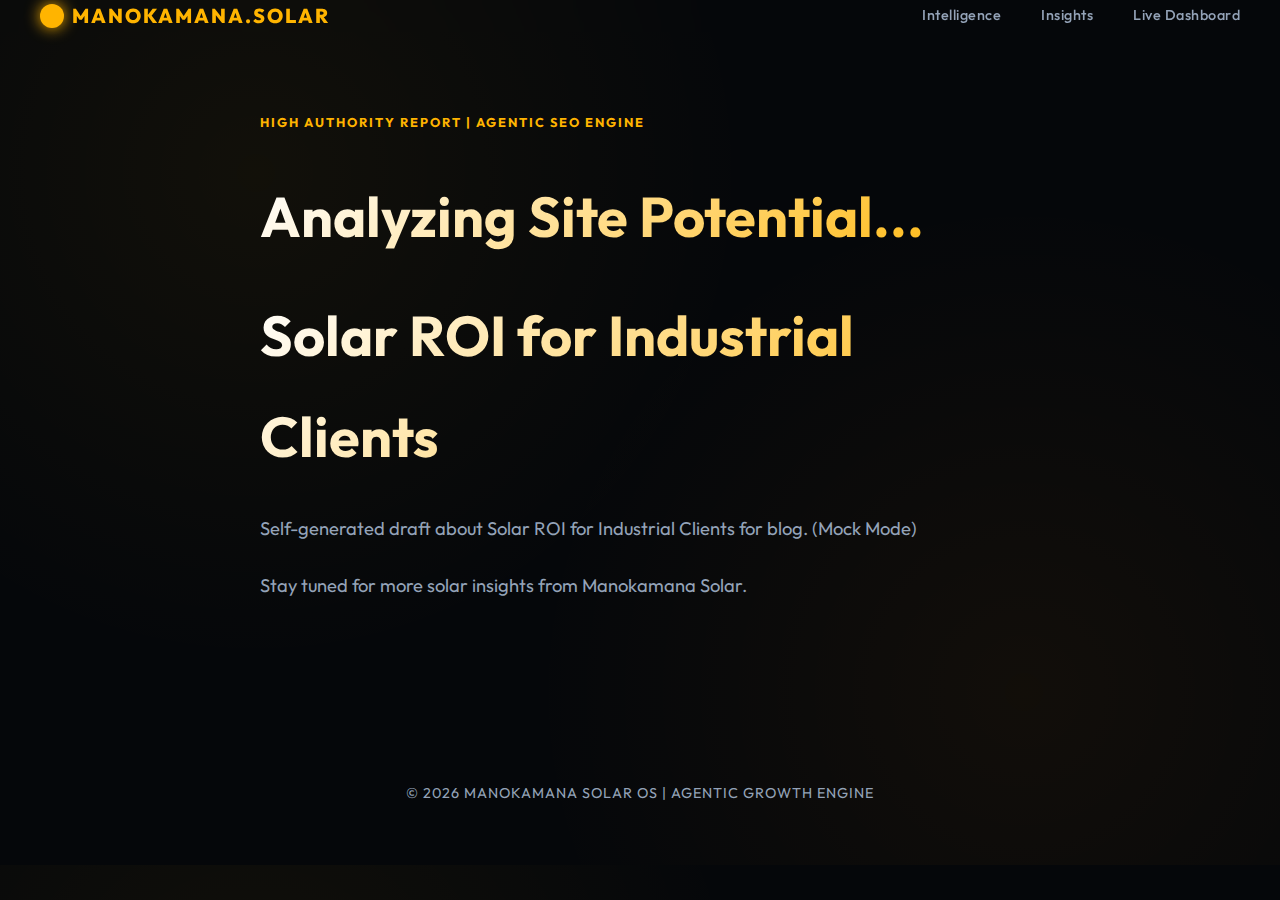
<file: public/blog.html>
<!DOCTYPE html>
<html lang="en">

<head>
    <meta charset="UTF-8">
    <meta name="viewport" content="width=device-width, initial-scale=1.0">
    <title>Intelligence Report | Manokamana Solar</title>
    <link rel="preconnect" href="https://fonts.googleapis.com">
    <link rel="preconnect" href="https://fonts.gstatic.com" crossorigin>
    <link href="https://fonts.googleapis.com/css2?family=Outfit:wght@400;500;700;800&display=swap" rel="stylesheet">
    <link rel="stylesheet" href="style.css">
    <style>
        .blog-content {
            max-width: 800px;
            margin: 80px auto;
            padding: 0 20px;
        }

        .blog-content h1 {
            font-size: 3.5rem;
            margin-bottom: 24px;
            background: linear-gradient(135deg, #fff 0%, var(--accent) 100%);
            -webkit-background-clip: text;
            background-clip: text;
            -webkit-text-fill-color: transparent;
        }

        .blog-meta {
            color: var(--accent);
            text-transform: uppercase;
            letter-spacing: 2px;
            font-weight: 700;
            font-size: 0.8rem;
            margin-bottom: 40px;
        }

        .blog-body {
            font-size: 1.15rem;
            color: var(--text-secondary);
            line-height: 1.8;
        }

        .blog-body p {
            margin-bottom: 24px;
        }

        .blog-body h2,
        .blog-body h3 {
            color: #fff;
            margin: 48px 0 24px;
        }
    </style>
</head>

<body>
    <main class="container--full">
        <header class="container fade-in">
            <a href="index.html" class="logo">MANOKAMANA.SOLAR</a>
            <nav>
                <a href="index.html">Intelligence</a>
                <a href="index.html#blogs">Insights</a>
                <a href="dashboard.html">Live Dashboard</a>
            </nav>
        </header>

        <article class="blog-content fade-in">
            <div id="blog-meta" class="blog-meta">High Authority Report | Agentic SEO Engine</div>
            <h1 id="blog-title">Analyzing Site Potential...</h1>
            <div id="blog-body" class="blog-body">
                <div class="glass" style="padding: 40px; text-align: center;">
                    Retrieving intelligence from memory engine...
                </div>
            </div>
        </article>
    </main>

    <footer style="padding: 100px 0 60px; text-align: center; color: var(--text-secondary);">
        <p style="font-size: 0.9rem; letter-spacing: 1px;">&copy; 2026 MANOKAMANA SOLAR OS | AGENTIC GROWTH ENGINE</p>
    </footer>

    <script src="app.js"></script>
    <script>
        // Simple client-side markdown-ish rendering for this demo
        async function loadBlogPost() {
            const urlParams = new URLSearchParams(window.location.search);
            const slug = urlParams.get('slug') || 'solar-roi-for-industrial-clients';

            try {
                const response = await fetch(`../content/blogs/${slug}.md`);
                if (!response.ok) throw new Error('Post not found');
                const text = await response.text();

                const lines = text.split('\n');
                const titleMatch = text.match(/# (.*)/);

                if (titleMatch) document.getElementById('blog-title').innerText = titleMatch[1];

                // Very basic markdown parsing
                const body = lines.slice(5).map(line => {
                    if (line.startsWith('## ')) return `<h2>${line.substring(3)}</h2>`;
                    if (line.startsWith('### ')) return `<h3>${line.substring(4)}</h3>`;
                    if (line.trim() === '') return '';
                    return `<p>${line}</p>`;
                }).join('');

                document.getElementById('blog-body').innerHTML = body;
            } catch (e) {
                document.getElementById('blog-body').innerHTML = '<div class="glass" style="padding: 40px;">Report details are still being synthesized by the engine. Please check back shortly.</div>';
            }
        }
        loadBlogPost();
    </script>
</body>

</html>
</file>
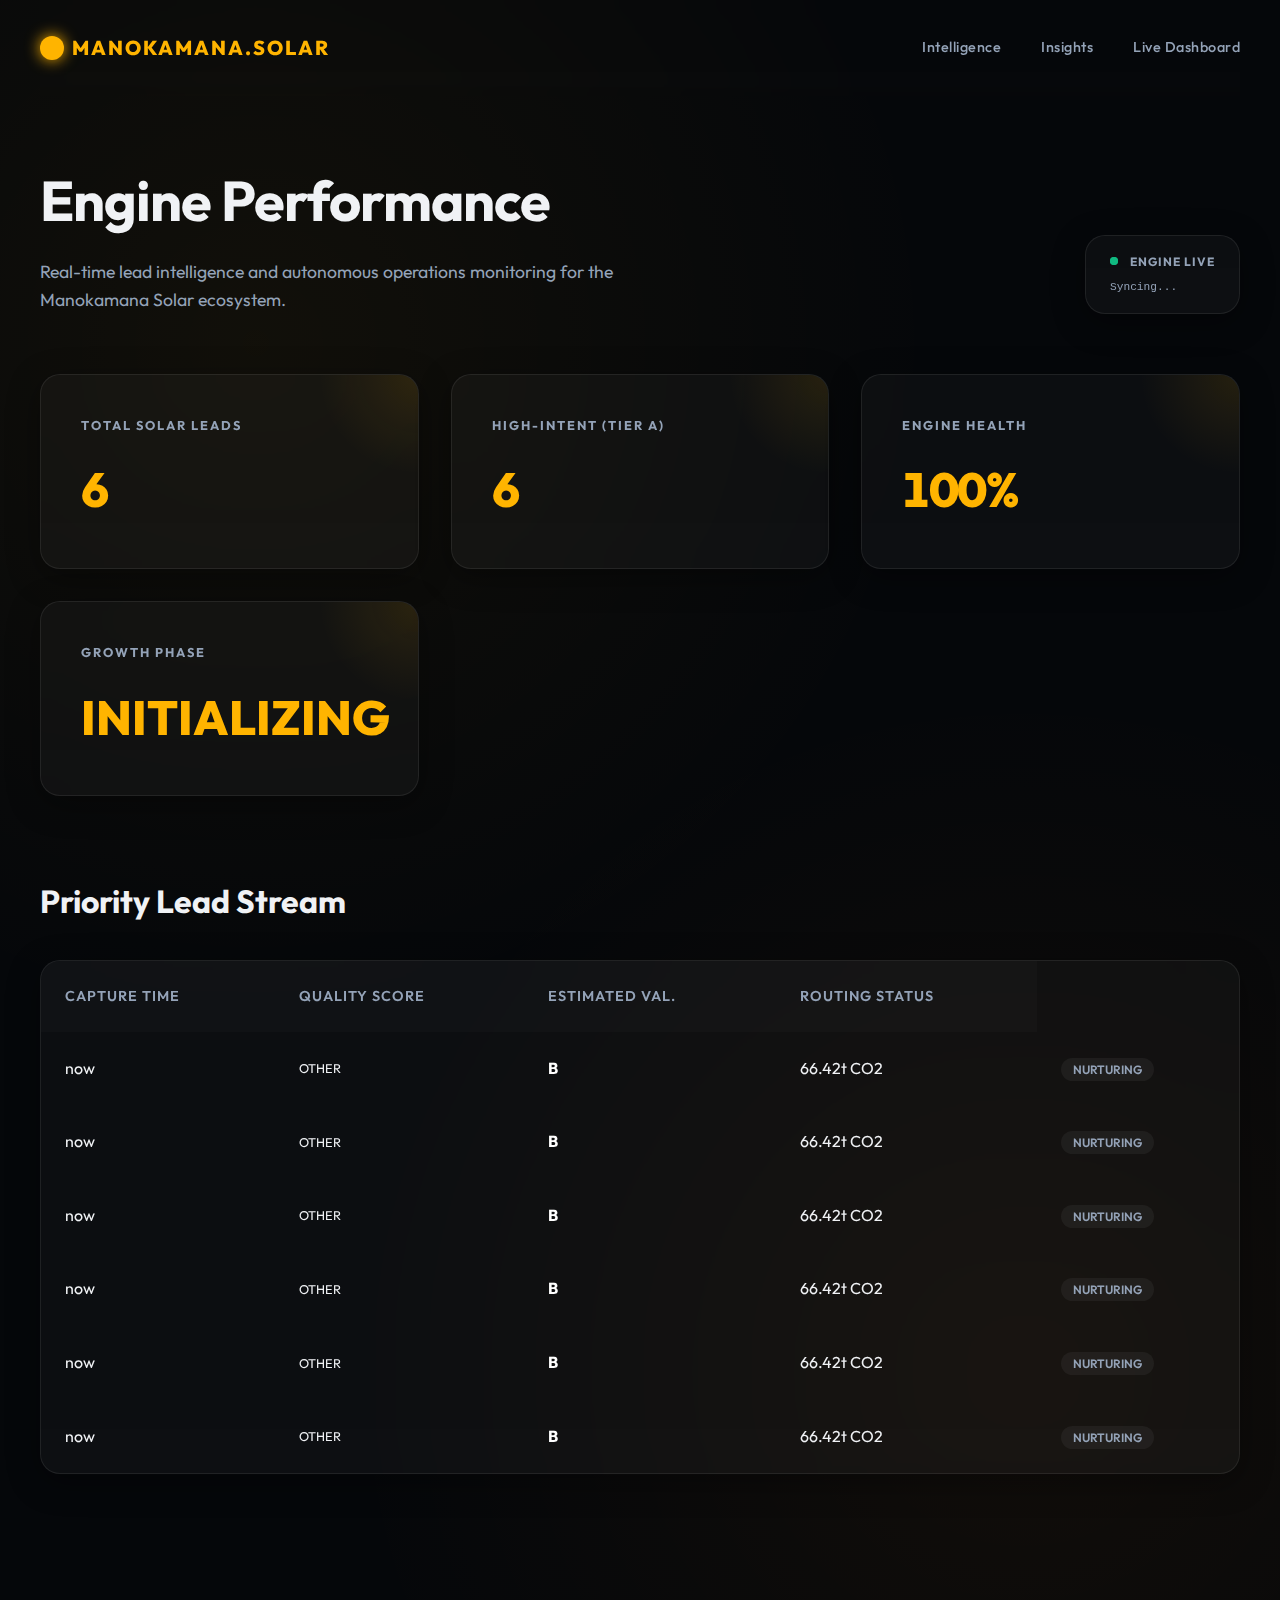
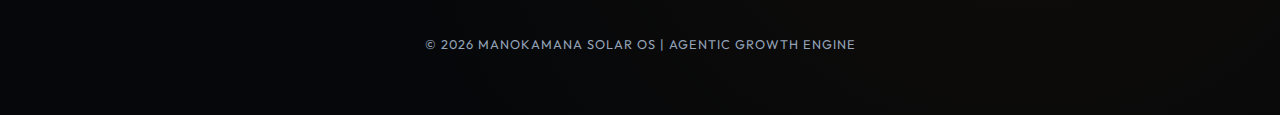
<file: public/dashboard.html>
<!DOCTYPE html>
<html lang="en">

<head>
    <meta charset="UTF-8">
    <meta name="viewport" content="width=device-width, initial-scale=1.0">
    <title>Engine Intelligence | Manokamana Solar</title>
    <link rel="preconnect" href="https://fonts.googleapis.com">
    <link rel="preconnect" href="https://fonts.gstatic.com" crossorigin>
    <link href="https://fonts.googleapis.com/css2?family=Outfit:wght@400;500;700;800&display=swap" rel="stylesheet">
    <link rel="stylesheet" href="style.css">
</head>

<body>
    <main class="container">
        <header class="fade-in">
            <a href="index.html" class="logo">MANOKAMANA.SOLAR</a>
            <nav>
                <a href="index.html">Intelligence</a>
                <a href="index.html#blogs">Insights</a>
                <a href="dashboard.html">Live Dashboard</a>
            </nav>
        </header>

        <section class="fade-in" style="margin-top: 60px;">
            <div
                style="display: flex; justify-content: space-between; align-items: flex-end; margin-bottom: 60px; flex-wrap: wrap; gap: 20px;">
                <div>
                    <h1 style="font-size: 3.5rem; margin-bottom: 12px; letter-spacing: -1px;">Engine Performance</h1>
                    <p style="color: var(--text-secondary); font-size: 1.1rem; max-width: 600px;">
                        Real-time lead intelligence and autonomous operations monitoring for the Manokamana Solar
                        ecosystem.
                    </p>
                </div>
                <div class="glass" style="padding: 16px 24px; display: flex; flex-direction: column; gap: 8px;">
                    <div class="pulse-wrapper">
                        <div class="pulse"></div>
                        ENGINE LIVE
                    </div>
                    <div id="last-updated"
                        style="font-size: 0.7rem; color: var(--text-secondary); font-family: monospace;">Syncing...
                    </div>
                </div>
            </div>

            <div class="dashboard-grid">
                <div class="glass stat-card">
                    <h3>Total Solar Leads</h3>
                    <div id="stat-total-leads" class="value">0</div>
                </div>
                <div class="glass stat-card">
                    <h3>High-Intent (Tier A)</h3>
                    <div id="stat-tier-a" class="value">0</div>
                </div>
                <div class="glass stat-card">
                    <h3>Engine Health</h3>
                    <div id="stat-health" class="value">100%</div>
                </div>
                <div class="glass stat-card">
                    <h3>Growth Phase</h3>
                    <div id="stat-phase" class="value">INITIALIZING</div>
                </div>
            </div>

            <div style="margin-top: 80px; margin-bottom: 100px;">
                <h2 style="margin-bottom: 32px; font-size: 2rem;">Priority Lead Stream</h2>
                <div class="glass" style="overflow-x: auto;">
                    <table style="width: 100%; border-collapse: collapse; text-align: left; min-width: 600px;">
                        <thead>
                            <tr style="background: rgba(255, 255, 255, 0.02);">
                                <th style="padding: 24px;">Capture Time</th>
                                <th style="padding: 24px;">Quality Score</th>
                                <th style="padding: 24px;">Estimated Val.</th>
                                <th style="padding: 24px;">Routing Status</th>
                            </tr>
                        </thead>
                        <tbody id="lead-table-body">
                            <tr>
                                <td colspan="4"
                                    style="padding: 60px; text-align: center; color: var(--text-secondary);">
                                    <div style="letter-spacing: 2px; font-size: 0.8rem; font-weight: 600;">CONNECTING TO
                                        GLOBAL MEMORY ENGINE...</div>
                                </td>
                            </tr>
                        </tbody>
                    </table>
                </div>
            </div>
        </section>
    </main>

    <footer style="padding: 60px 0; text-align: center; color: var(--text-secondary);">
        <p style="font-size: 0.8rem; letter-spacing: 1px;">&copy; 2026 MANOKAMANA SOLAR OS | AGENTIC GROWTH ENGINE</p>
    </footer>

    <script src="app.js"></script>
</body>

</html>
</file>
<file: public/style.css>
:root {
    /* Color Palette - Cyber-Solar Aesthetic */
    --accent: #ffb400;
    /* Richer gold */
    --accent-secondary: #ff8c00;
    --accent-glow: rgba(255, 180, 0, 0.3);
    --bg-dark: #05070a;
    --bg-surface: #0e1117;
    --bg-card: rgba(255, 255, 255, 0.03);
    --text-primary: #f0f2f5;
    --text-secondary: #94a3b8;
    --glass-border: rgba(255, 255, 255, 0.08);
    --glass-highlight: rgba(255, 255, 255, 0.04);

    /* Typography */
    --font-main: 'Outfit', sans-serif;

    /* Status Colors */
    --success: #10b981;
    --warning: #f59e0b;
    --error: #ef4444;
}

/* Base Reset */
* {
    margin: 0;
    padding: 0;
    box-sizing: border-box;
}

html {
    scroll-behavior: smooth;
}

body {
    background-color: var(--bg-dark);
    color: var(--text-primary);
    font-family: var(--font-main);
    line-height: 1.6;
    overflow-x: hidden;
    background-image:
        radial-gradient(circle at 20% 20%, rgba(255, 180, 0, 0.05) 0%, transparent 40%),
        radial-gradient(circle at 80% 80%, rgba(255, 140, 0, 0.05) 0%, transparent 40%);
}

/* Glassmorphism & Cards */
.glass {
    background: var(--bg-card);
    backdrop-filter: blur(20px);
    -webkit-backdrop-filter: blur(20px);
    border: 1px solid var(--glass-border);
    border-radius: 20px;
    box-shadow: 0 8px 32px 0 rgba(0, 0, 0, 0.37);
    transition: all 0.4s cubic-bezier(0.4, 0, 0.2, 1);
}

.glass:hover {
    border-color: rgba(255, 180, 0, 0.2);
    background: var(--glass-highlight);
    transform: translateY(-4px);
}

/* Animations */
@keyframes fadeIn {
    from {
        opacity: 0;
        transform: translateY(30px);
    }

    to {
        opacity: 1;
        transform: translateY(0);
    }
}

@keyframes heroGlow {
    0% {
        filter: drop-shadow(0 0 10px rgba(255, 180, 0, 0.2));
    }

    50% {
        filter: drop-shadow(0 0 30px rgba(255, 180, 0, 0.4));
    }

    100% {
        filter: drop-shadow(0 0 10px rgba(255, 180, 0, 0.2));
    }
}

.fade-in {
    animation: fadeIn 1s cubic-bezier(0.2, 0.8, 0.2, 1) forwards;
}

/* Layout */
.container {
    max-width: 1280px;
    margin: 0 auto;
    padding: 0 40px;
}

header {
    padding: 32px 0;
    display: flex;
    justify-content: space-between;
    align-items: center;
    position: sticky;
    top: 0;
    z-index: 100;
    backdrop-filter: blur(10px);
    transition: background 0.3s;
}

header.scrolled {
    background: rgba(5, 7, 10, 0.8);
    border-bottom: 1px solid var(--glass-border);
}

.logo {
    font-size: 1.25rem;
    font-weight: 800;
    color: var(--accent);
    text-decoration: none;
    letter-spacing: 2px;
    display: flex;
    align-items: center;
    gap: 8px;
}

.logo::before {
    content: '';
    width: 24px;
    height: 24px;
    background: var(--accent);
    border-radius: 50%;
    box-shadow: 0 0 15px var(--accent);
}

nav {
    display: flex;
    gap: 40px;
}

nav a {
    color: var(--text-secondary);
    text-decoration: none;
    font-size: 0.9rem;
    font-weight: 500;
    transition: all 0.3s;
    letter-spacing: 0.5px;
}

nav a:hover {
    color: var(--accent);
    text-shadow: 0 0 10px var(--accent-glow);
}

/* Hero Section */
.hero {
    padding: 120px 0 80px;
    text-align: center;
}

.hero h1 {
    font-size: 4.5rem;
    font-weight: 800;
    margin-bottom: 24px;
    line-height: 1.1;
    background: linear-gradient(135deg, #fff 0%, var(--accent) 100%);
    -webkit-background-clip: text;
    background-clip: text;
    -webkit-text-fill-color: transparent;
    letter-spacing: -1px;
}

.hero p {
    font-size: 1.25rem;
    color: var(--text-secondary);
    max-width: 700px;
    margin: 0 auto 48px;
}

.hero-image-wrapper {
    margin-top: 80px;
    border-radius: 24px;
    overflow: hidden;
    position: relative;
    max-width: 1100px;
    margin-left: auto;
    margin-right: auto;
    border: 1px solid var(--glass-border);
    animation: heroGlow 4s infinite ease-in-out;
}

.hero-image-wrapper img {
    width: 100%;
    height: auto;
    display: block;
    mix-blend-mode: luminosity;
    transition: all 0.8s cubic-bezier(0.4, 0, 0.2, 1);
}

.hero-image-wrapper:hover img {
    mix-blend-mode: normal;
    transform: scale(1.02);
}

.btn {
    display: inline-flex;
    align-items: center;
    padding: 18px 40px;
    background: linear-gradient(135deg, var(--accent) 0%, var(--accent-secondary) 100%);
    color: var(--bg-dark);
    font-weight: 700;
    text-decoration: none;
    border-radius: 12px;
    font-size: 1rem;
    transition: all 0.4s cubic-bezier(0.4, 0, 0.2, 1);
    box-shadow: 0 4px 20px rgba(255, 180, 0, 0.2);
}

.btn:hover {
    transform: translateY(-2px);
    box-shadow: 0 8px 30px rgba(255, 180, 0, 0.4);
}

/* Dashboard & Stats */
.dashboard-grid {
    display: grid;
    grid-template-columns: repeat(auto-fit, minmax(280px, 1fr));
    gap: 32px;
    margin-top: 48px;
}

.stat-card {
    padding: 40px;
    position: relative;
    overflow: hidden;
}

.stat-card::after {
    content: '';
    position: absolute;
    top: 0;
    right: 0;
    width: 100px;
    height: 100px;
    background: radial-gradient(circle at top right, rgba(255, 180, 0, 0.1), transparent 70%);
}

.stat-card h3 {
    color: var(--text-secondary);
    font-size: 0.8rem;
    text-transform: uppercase;
    letter-spacing: 2px;
    margin-bottom: 16px;
}

.stat-card .value {
    font-size: 3rem;
    font-weight: 800;
    color: var(--accent);
    font-variant-numeric: tabular-nums;
}

/* ROI Form / Lead Capture */
.roi-card {
    max-width: 800px;
    margin: 60px auto;
    padding: 60px;
    text-align: left;
}

.roi-form {
    display: grid;
    grid-template-columns: 1fr 1fr;
    gap: 24px;
    margin-top: 32px;
}

.roi-form .full-width {
    grid-column: span 2;
}

.form-group label {
    display: block;
    font-size: 0.85rem;
    color: var(--text-secondary);
    margin-bottom: 8px;
    font-weight: 500;
}

.form-group input,
.form-group select {
    width: 100%;
    padding: 14px 20px;
    background: rgba(255, 255, 255, 0.03);
    border: 1px solid var(--glass-border);
    border-radius: 10px;
    color: #fff;
    font-family: var(--font-main);
    transition: all 0.3s;
}

.form-group input:focus {
    outline: none;
    border-color: var(--accent);
    background: rgba(255, 255, 255, 0.05);
}

/* Live Pulse Indicator */
.pulse-wrapper {
    display: flex;
    align-items: center;
    gap: 12px;
    font-size: 0.75rem;
    font-weight: 700;
    letter-spacing: 1px;
    color: var(--text-secondary);
}

.pulse {
    width: 8px;
    height: 8px;
    background: var(--success);
    border-radius: 50%;
    position: relative;
}

.pulse::after {
    content: '';
    position: absolute;
    width: 100%;
    height: 100%;
    background: inherit;
    border-radius: inherit;
    animation: pulseLoop 2s infinite;
}

@keyframes pulseLoop {
    0% {
        transform: scale(1);
        opacity: 0.8;
    }

    100% {
        transform: scale(3);
        opacity: 0;
    }
}

/* Blog & Tables */
.blog-list {
    margin-top: 120px;
}

.blog-card {
    padding: 40px;
    margin-bottom: 32px;
}

.blog-card h2 {
    font-size: 1.75rem;
    margin-bottom: 16px;
    color: #fff;
}

.blog-card .date {
    font-size: 0.85rem;
    color: var(--accent);
    font-weight: 600;
    letter-spacing: 1px;
    text-transform: uppercase;
    margin-bottom: 12px;
}

table tr {
    transition: background 0.3s;
}

table tr:hover {
    background: rgba(255, 255, 255, 0.02);
}

table th {
    font-weight: 600;
    color: var(--text-secondary);
    font-size: 0.9rem;
    text-transform: uppercase;
    letter-spacing: 1px;
}

/* Responsive */
@media (max-width: 768px) {
    .hero h1 {
        font-size: 3rem;
    }

    .container {
        padding: 0 24px;
    }

    nav {
        display: none;
    }
}
</file>
